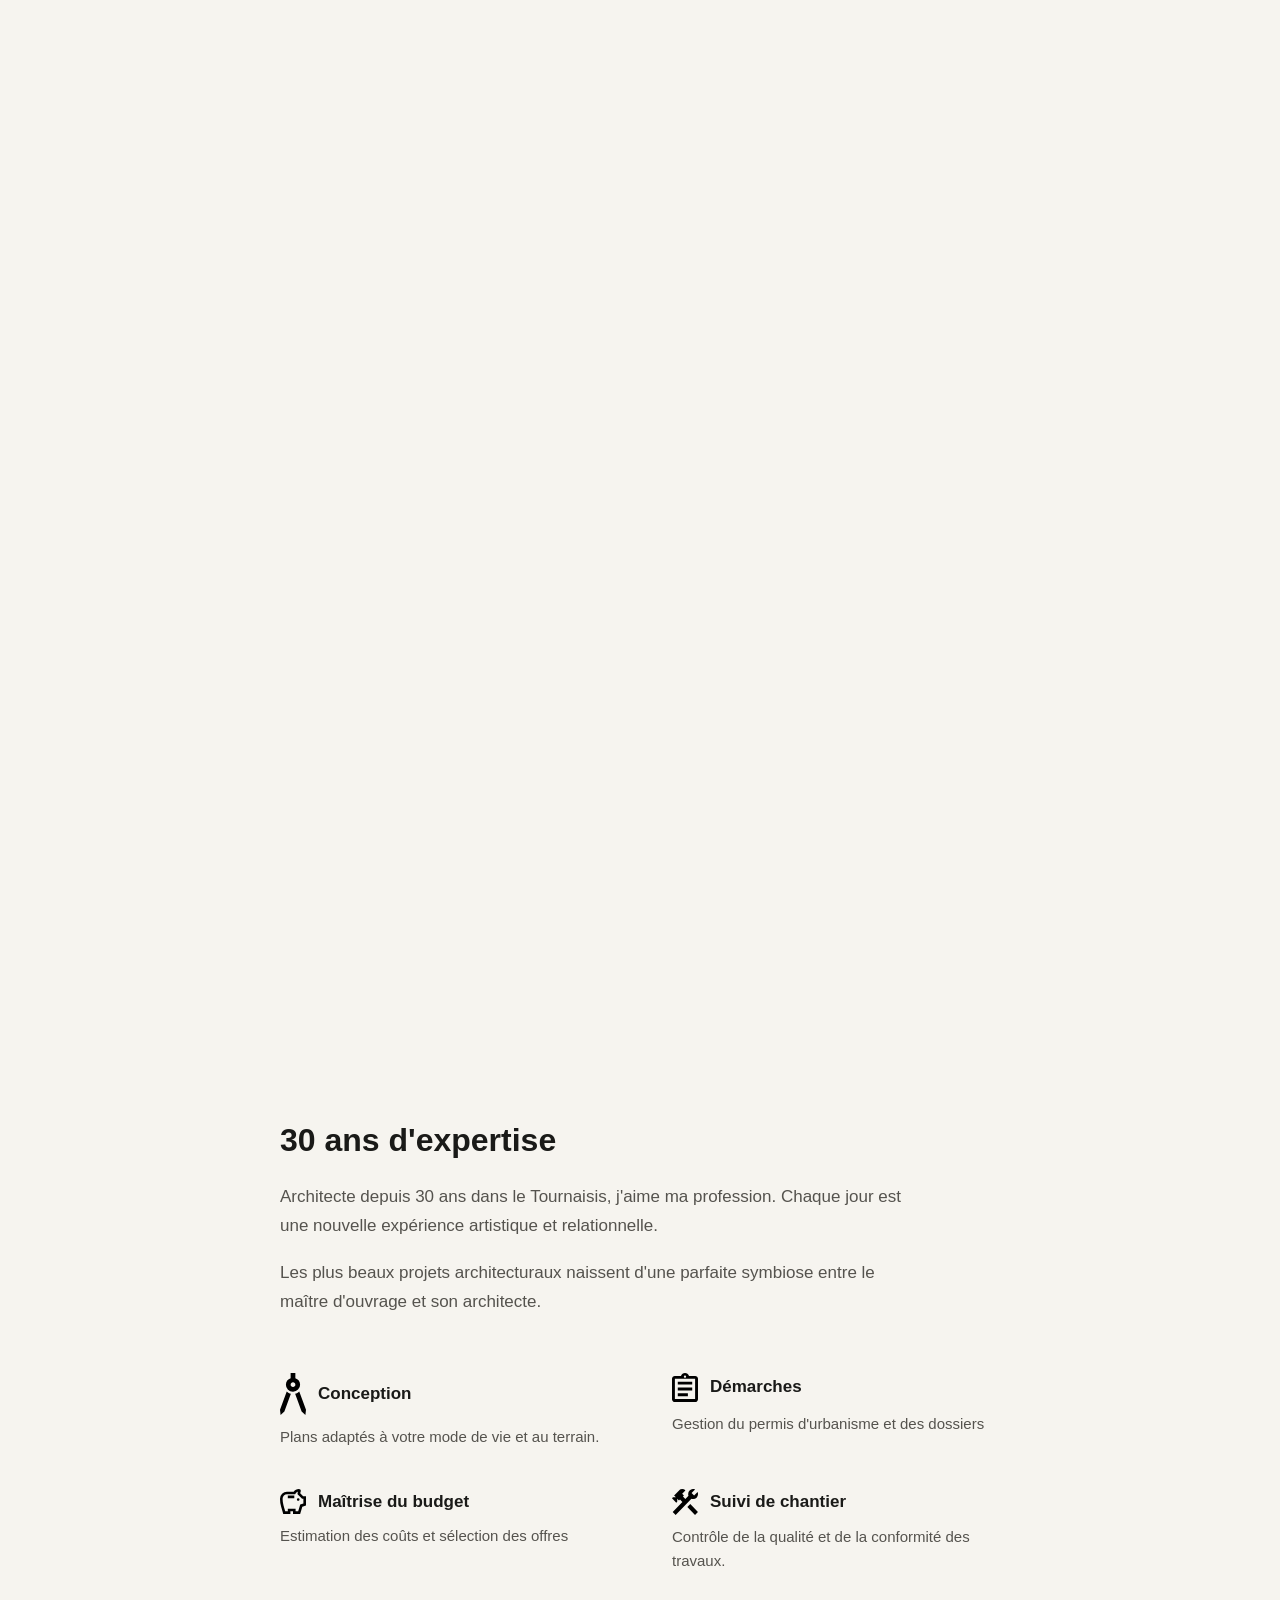
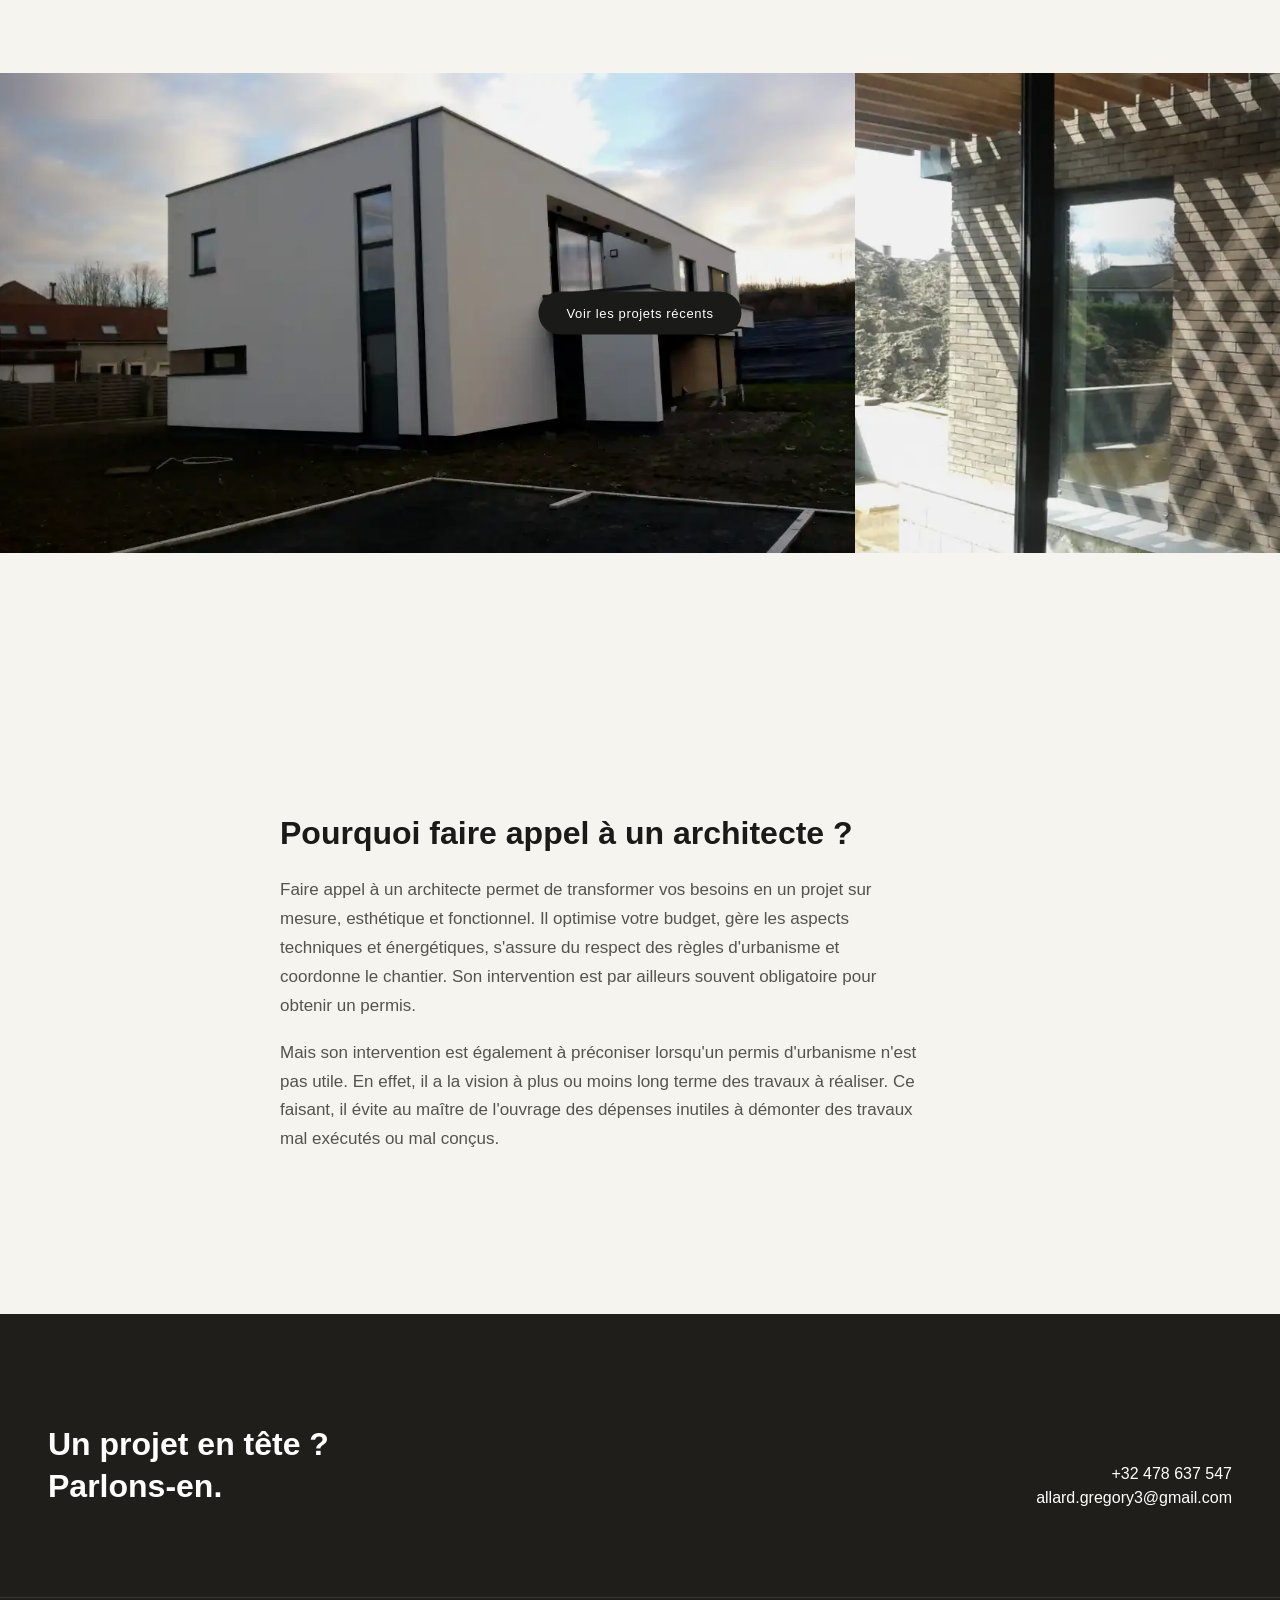
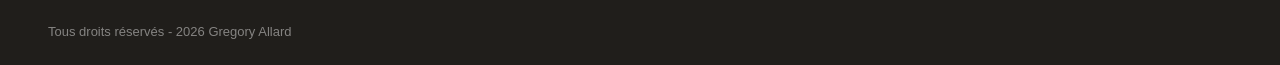
<file: index.html>
<!DOCTYPE html>
<html lang="fr">
<head>
<meta charset="UTF-8">
<meta name="viewport" content="width=device-width, initial-scale=1.0">
<title>Grégory Allard — Architecte indépendant dans le Tournaisis</title>
<meta name="description" content="Grégory Allard, architecte indépendant depuis 30 ans dans le Tournaisis. Conception, démarches administratives, maîtrise du budget et suivi de chantier pour vos projets de construction et de rénovation.">
<meta name="author" content="Grégory Allard">
<meta name="robots" content="index, follow">
<link rel="canonical" href="https://www.gregoryallard-architecte.be/">
<meta property="og:type" content="website">
<meta property="og:locale" content="fr_BE">
<meta property="og:title" content="Grégory Allard — Architecte indépendant dans le Tournaisis">
<meta property="og:description" content="30 ans d'expertise en conception, démarches, budget et suivi de chantier. Découvrez les projets de Grégory Allard, architecte indépendant.">
<meta property="og:image" content="https://www.gregoryallard-architecte.be/images/header.webp">
<meta property="og:url" content="https://www.gregoryallard-architecte.be/">
<meta name="twitter:card" content="summary_large_image">
<meta name="twitter:title" content="Grégory Allard — Architecte indépendant dans le Tournaisis">
<meta name="twitter:description" content="30 ans d'expertise en conception, démarches, budget et suivi de chantier.">
<link rel="icon" type="image/png" href="images/favicon.png">
<link rel="stylesheet" href="style.css">
<script>
  (function () {
    try {
      if (sessionStorage.getItem('galIntroPlayed')) {
        document.documentElement.classList.add('sans-intro');
      } else {
        sessionStorage.setItem('galIntroPlayed', '1');
      }
    } catch (e) {
    }
  })();
</script>
<style>.sans-intro .chargeur { display: none !important; }</style>
</head>
<body>

<div class="chargeur">
  <div class="chargeur__interieur">
    <video
      class="chargeur__video"
      src="videos/logo-intro.mp4"
      autoplay
      muted
      playsinline
      preload="auto">
    </video>
  </div>
</div>

<header class="entete-site">
  <div class="conteneur entete-interieur">
    <a href="#" class="logo" aria-label="Accueil - Grégory Allard">
      <img src="images/logo.png" alt="Logo Grégory Allard Architecte" class="logo-image">
    </a>

    <nav class="nav-principale">
      <ul>
        <li><a href="#a-propos"><span>A PROPOS</span></a></li>
        <li><a href="services.html"><span>SERVICES</span></a></li>
        <li><a href="projets.html"><span>PROJETS</span></a></li>
      </ul>
    </nav>

    <a href="#contact" class="bouton bouton-sombre">CONTACT</a>

    <button type="button" class="bouton-menu" aria-label="Ouvrir le menu" aria-expanded="false" aria-controls="nav-mobile">
      <span class="bouton-menu__barre"></span>
      <span class="bouton-menu__barre"></span>
      <span class="bouton-menu__barre"></span>
    </button>
  </div>
</header>

<div class="nav-mobile" id="nav-mobile">
  <div class="nav-mobile__logo">
    <img src="images/logo.png" alt="Logo Grégory Allard Architecte" class="nav-mobile__logo-image">
  </div>
  <nav class="nav-mobile__liens">
    <a href="#a-propos">A PROPOS</a>
    <a href="services.html">SERVICES</a>
    <a href="projets.html">PROJETS</a>
  </nav>
  <a href="#contact" class="bouton bouton-sombre nav-mobile__contact">CONTACT</a>
</div>

<section class="intro">
  <div class="conteneur">
    <h1>Grégory Allard</h1>
    <p class="sous-titre"><span class="tiret">—</span> Architecte</p>
  </div>
</section>

<section class="vedette">
  <div class="vedette__media">
    <img src="images/header.webp" alt="Détail architectural, toiture et façade bois" class="vedette__image">
    <div class="vedette__superposition"></div>
  </div>
  <div class="vedette__contenu conteneur">
    <h2>Construisons votre<br>avenir ensemble</h2>
  </div>
</section>

<section class="section-citation" id="citation">
  <div class="conteneur">
    <div class="bloc-apparition">
      <h3>30 ans d'expertise</h3>
      <p>
        Architecte depuis 30 ans dans le Tournaisis, j'aime ma profession. Chaque jour est une
        nouvelle expérience artistique et relationnelle.
      </p>
      <p>
        Les plus beaux projets architecturaux naissent d'une parfaite symbiose entre le maître
        d'ouvrage et son architecte.
      </p>
    </div>

    <div class="grille-icones bloc-apparition">
      <div class="icone-bloc">
        <div class="icone-titre">
          <img src="images/icones/conception.svg" alt="" class="icone-svg">
          <h4>Conception</h4>
        </div>
        <p>Plans adaptés à votre mode de vie et au terrain.</p>
      </div>

      <div class="icone-bloc">
        <div class="icone-titre">
          <img src="images/icones/demarches.svg" alt="" class="icone-svg">
          <h4>Démarches</h4>
        </div>
        <p>Gestion du permis d'urbanisme et des dossiers</p>
      </div>

      <div class="icone-bloc">
        <div class="icone-titre">
          <img src="images/icones/budget.svg" alt="" class="icone-svg">
          <h4>Maîtrise du budget</h4>
        </div>
        <p>Estimation des coûts et sélection des offres</p>
      </div>

      <div class="icone-bloc">
        <div class="icone-titre">
          <img src="images/icones/suivi-chantier.svg" alt="" class="icone-svg">
          <h4>Suivi de chantier</h4>
        </div>
        <p>Contrôle de la qualité et de la conformité des travaux.</p>
      </div>
    </div>
  </div>
</section>

<section class="carrousel" id="projets">
  <div class="carrousel__piste">
    <div class="diapositive"><img src="images/slider1.webp" alt="Terrasse et extension vitrée" loading="lazy"></div>
    <div class="diapositive"><img src="images/slider2.webp" alt="Extension contemporaine avec baies vitrées" loading="lazy"></div>
    <div class="diapositive"><img src="images/slider3.webp" alt="Rénovation de ferme en briques rouges" loading="lazy"></div>
    <div class="diapositive"><img src="images/slider4.webp" alt="Terrasse et jardin aménagés" loading="lazy"></div>
    <div class="diapositive"><img src="images/slider5.webp" alt="Maison contemporaine, façade et toiture" loading="lazy"></div>
    <div class="diapositive"><img src="images/slider1.webp" alt="" aria-hidden="true" loading="lazy"></div>
    <div class="diapositive"><img src="images/slider2.webp" alt="" aria-hidden="true" loading="lazy"></div>
    <div class="diapositive"><img src="images/slider3.webp" alt="" aria-hidden="true" loading="lazy"></div>
    <div class="diapositive"><img src="images/slider4.webp" alt="" aria-hidden="true" loading="lazy"></div>
    <div class="diapositive"><img src="images/slider5.webp" alt="" aria-hidden="true" loading="lazy"></div>
  </div>
  <div class="carrousel__superposition"></div>
  <a href="projets.html" class="bouton bouton-sombre carrousel__action">Voir les projets récents</a>
</section>

<section class="section-citation" id="pourquoi">
  <div class="conteneur">
    <div class="bloc-apparition">
      <h3>Pourquoi faire appel à un architecte ?</h3>
      <p>
        Faire appel à un architecte permet de transformer vos besoins en un projet sur mesure,
        esthétique et fonctionnel. Il optimise votre budget, gère les aspects techniques et
        énergétiques, s'assure du respect des règles d'urbanisme et coordonne le chantier. Son
        intervention est par ailleurs souvent obligatoire pour obtenir un permis.
      </p>
      <p>
        Mais son intervention est également à préconiser lorsqu'un permis d'urbanisme n'est pas
        utile. En effet, il a la vision à plus ou moins long terme des travaux à réaliser. Ce
        faisant, il évite au maître de l'ouvrage des dépenses inutiles à démonter des travaux mal
        exécutés ou mal conçus.
      </p>
    </div>
  </div>
</section>

<div class="espaceur-section" aria-hidden="true"></div>

<footer class="pied-de-page" id="contact">
  <div class="conteneur pied-de-page__interieur">
    <h3>Un projet en tête ?<br>Parlons-en.</h3>
    <div class="pied-de-page__contact">
      <a href="tel:+32478637547">+32 478 637 547</a>
      <a href="mailto:allard.gregory3@gmail.com">allard.gregory3@gmail.com</a>
    </div>
  </div>
  <div class="pied-de-page__bas conteneur">
    <p>Tous droits réservés - 2026 Gregory Allard</p>
  </div>
</footer>

<script src="script.js"></script>
</body>
</html>
</file>
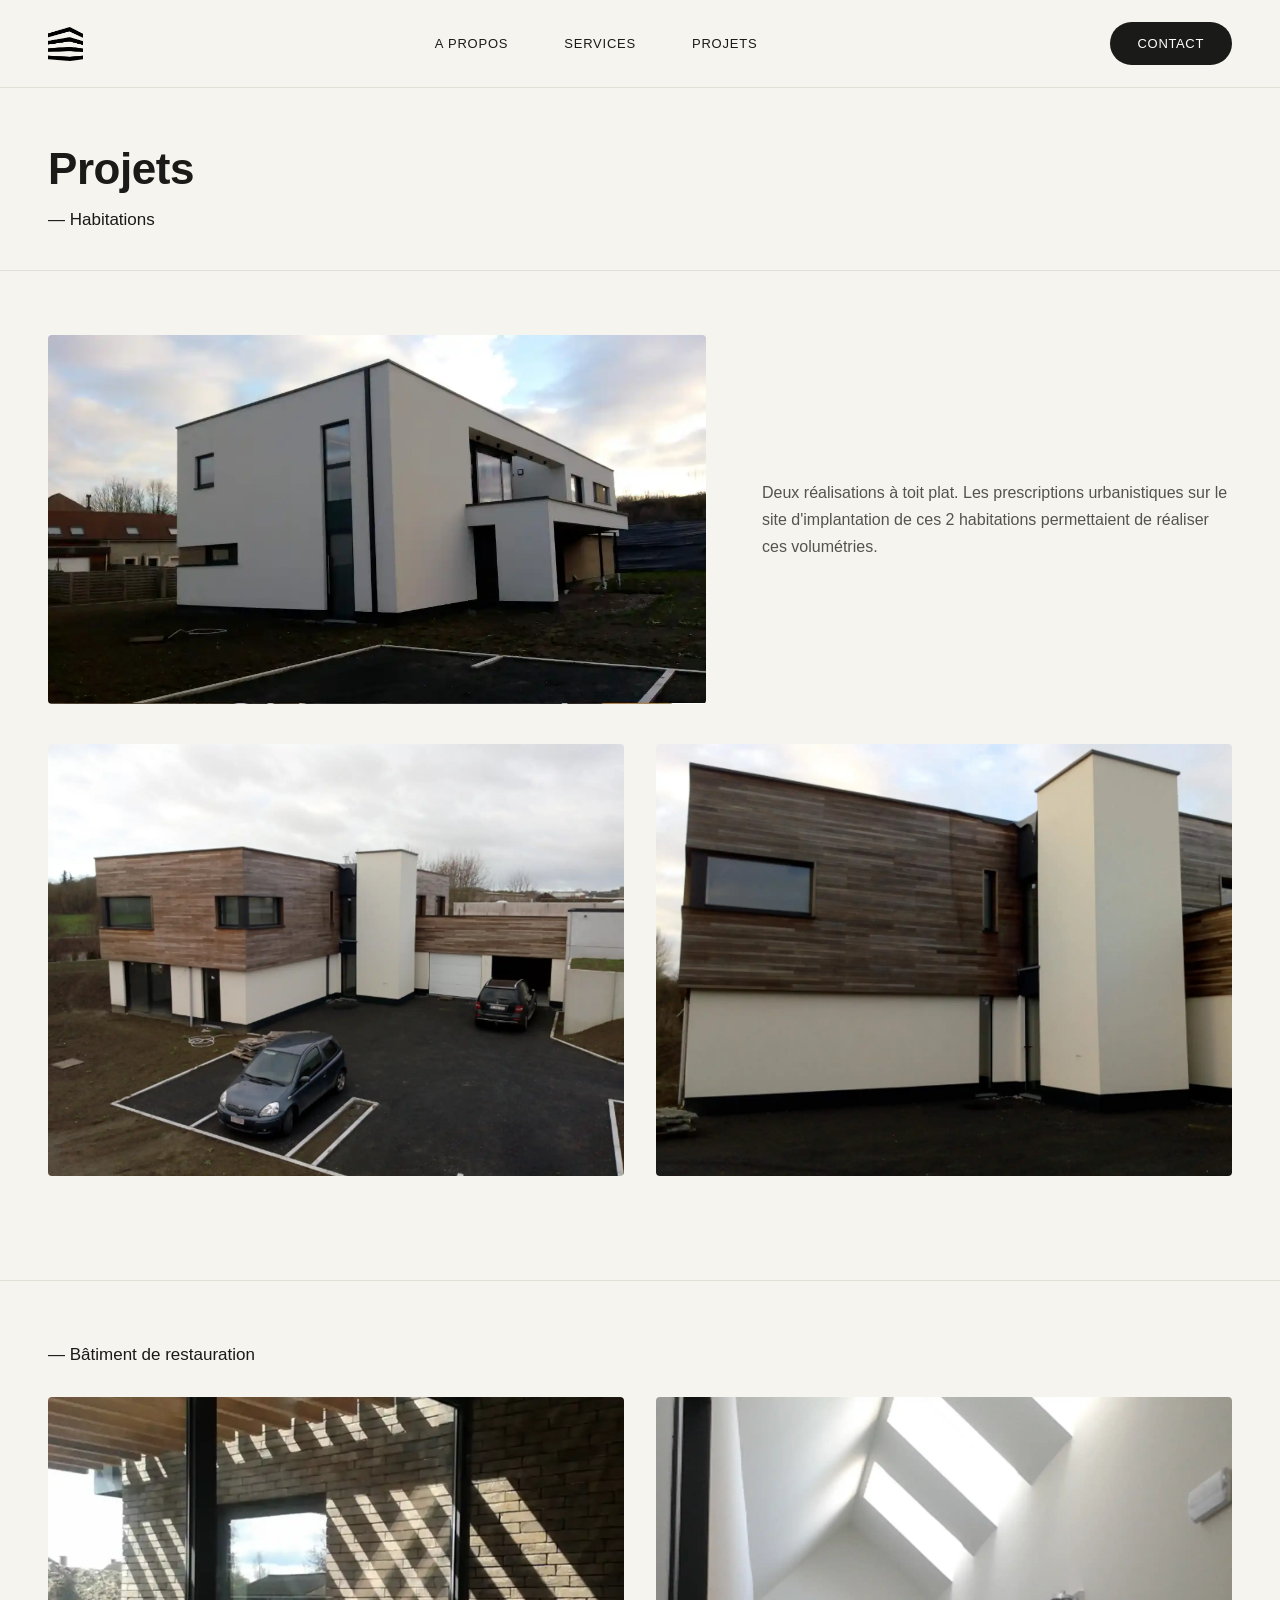
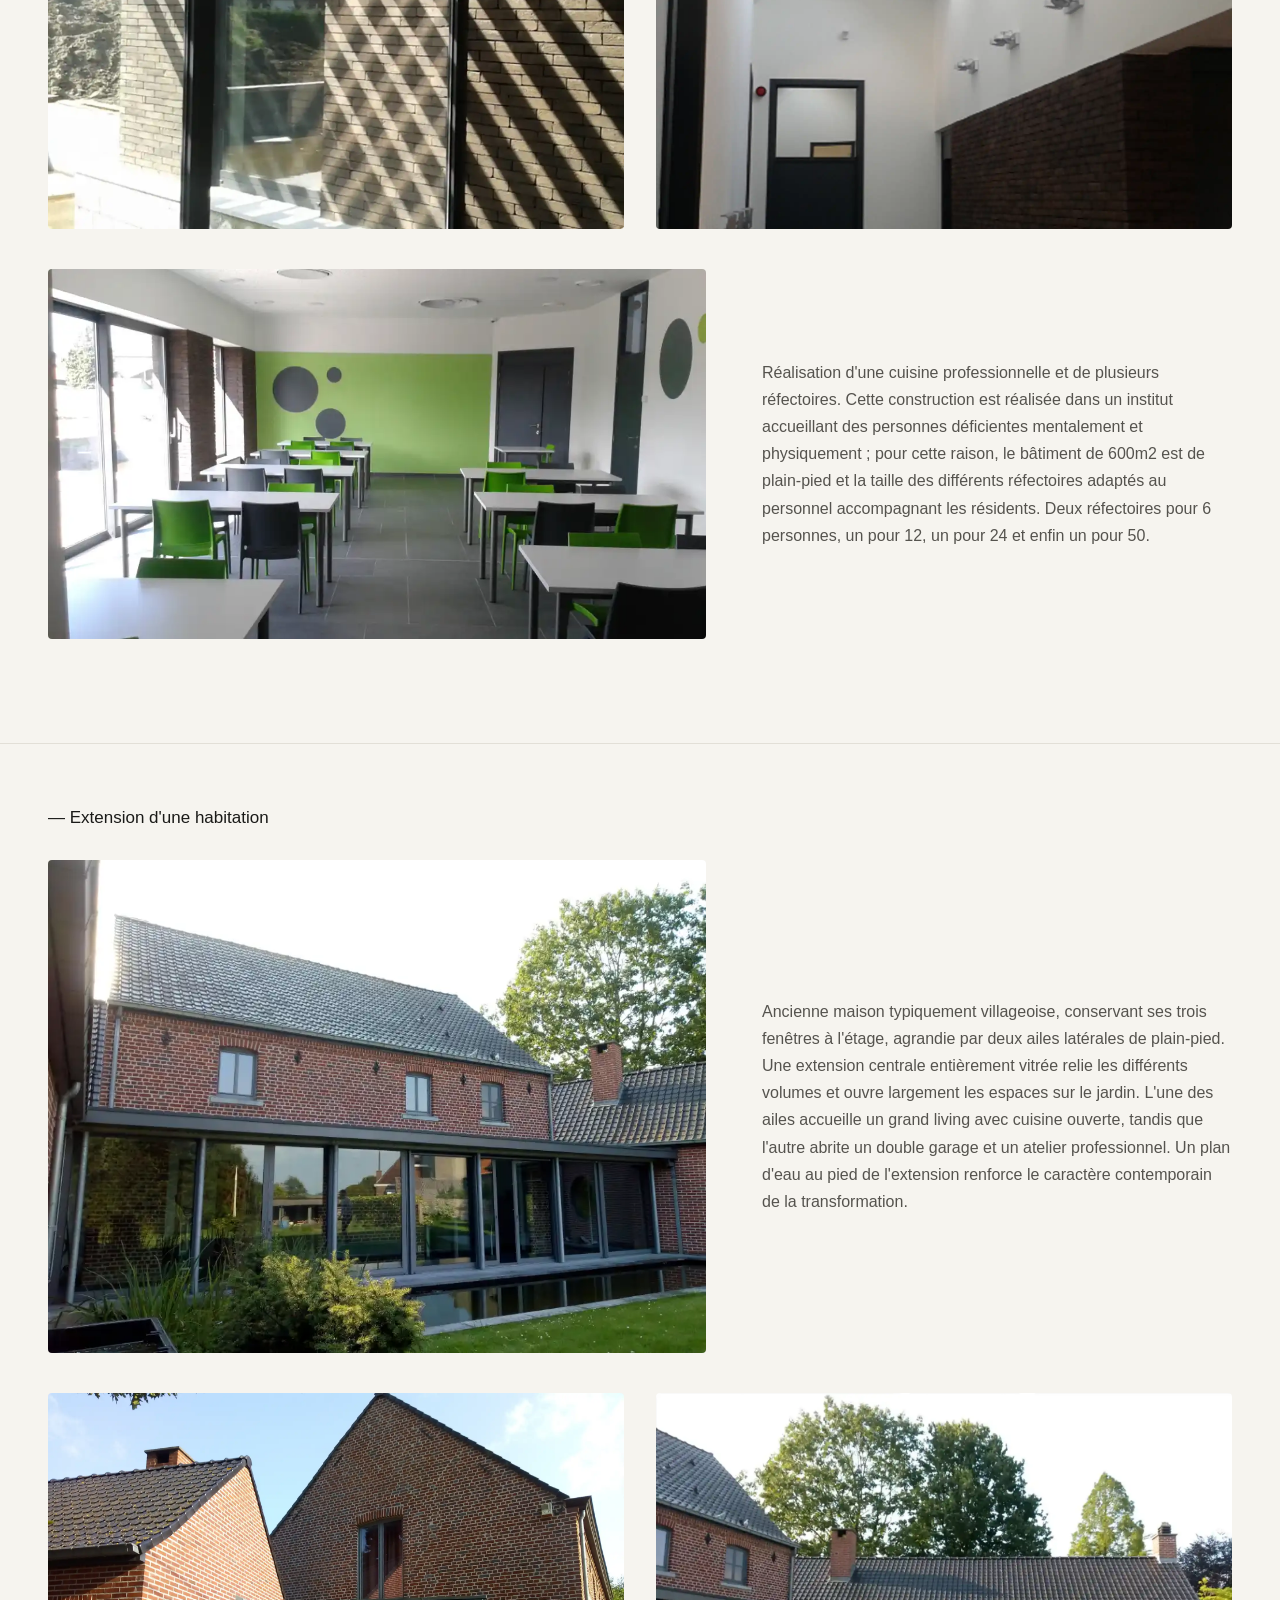
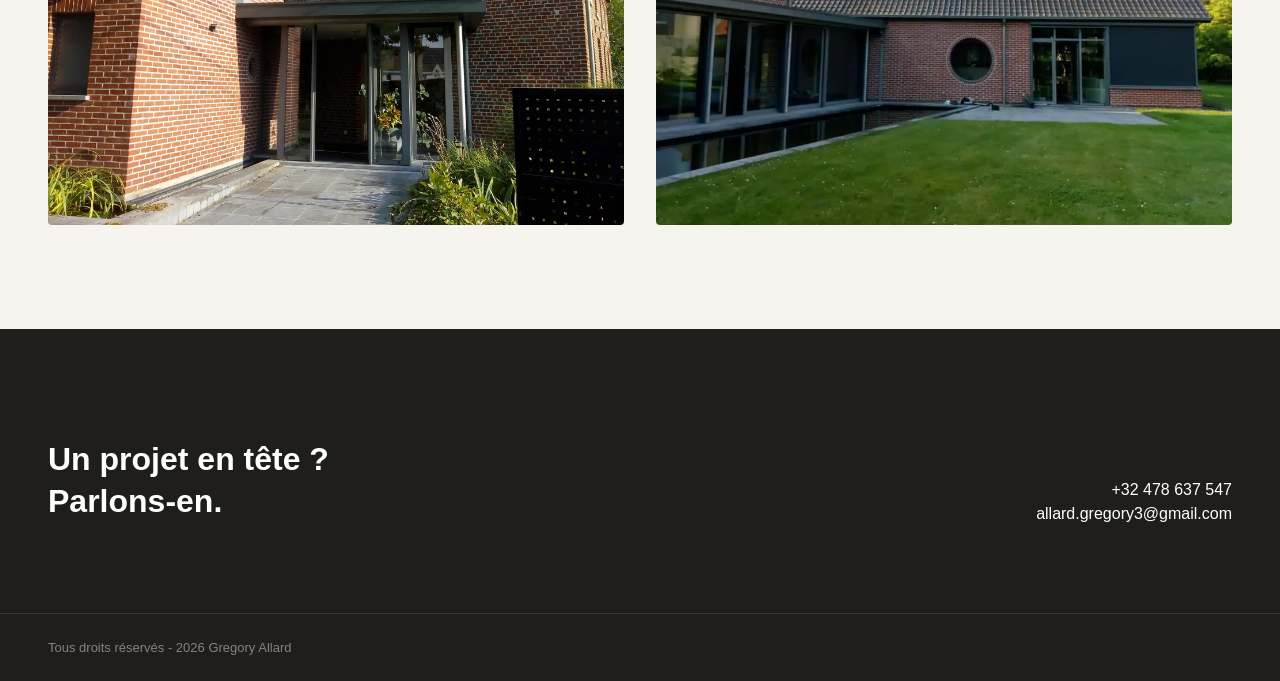
<file: projets.html>
<!DOCTYPE html>
<html lang="fr">
<head>
<meta charset="UTF-8">
<meta name="viewport" content="width=device-width, initial-scale=1.0">
<title>Projets — Grégory Allard Architecte</title>
<meta name="description" content="Portfolio des projets réalisés par Grégory Allard, architecte indépendant : habitations contemporaines, rénovations, extensions et bâtiments de restauration dans le Tournaisis.">
<meta name="author" content="Grégory Allard">
<meta name="robots" content="index, follow">
<link rel="canonical" href="https://www.gregoryallard-architecte.be/projets.html">
<meta property="og:type" content="website">
<meta property="og:locale" content="fr_BE">
<meta property="og:title" content="Projets — Grégory Allard Architecte">
<meta property="og:description" content="Habitations contemporaines, rénovations, extensions et bâtiments de restauration : découvrez le portfolio de Grégory Allard, architecte indépendant.">
<meta property="og:image" content="https://www.gregoryallard-architecte.be/images/projet1.webp">
<meta property="og:url" content="https://www.gregoryallard-architecte.be/projets.html">
<meta name="twitter:card" content="summary_large_image">
<meta name="twitter:title" content="Projets — Grégory Allard Architecte">
<meta name="twitter:description" content="Habitations, rénovations, extensions et bâtiments de restauration dans le Tournaisis.">
<link rel="stylesheet" href="style.css">
<link rel="icon" type="image/png" href="images/favicon.png">
</head>
<body>

<header class="entete-site">
  <div class="conteneur entete-interieur">
    <a href="index.html" class="logo" aria-label="Accueil - Grégory Allard">
      <img src="images/logo.png" alt="Logo Grégory Allard Architecte" class="logo-image">
    </a>

    <nav class="nav-principale">
      <ul>
        <li><a href="index.html#a-propos"><span>A PROPOS</span></a></li>
        <li><a href="services.html"><span>SERVICES</span></a></li>
        <li><a href="projets.html" aria-current="page"><span>PROJETS</span></a></li>
      </ul>
    </nav>

    <a href="index.html#contact" class="bouton bouton-sombre">CONTACT</a>

    <button type="button" class="bouton-menu" aria-label="Ouvrir le menu" aria-expanded="false" aria-controls="nav-mobile">
      <span class="bouton-menu__barre"></span>
      <span class="bouton-menu__barre"></span>
      <span class="bouton-menu__barre"></span>
    </button>
  </div>
</header>

<div class="nav-mobile" id="nav-mobile">
  <div class="nav-mobile__logo">
    <img src="images/logo.png" alt="Logo Grégory Allard Architecte" class="nav-mobile__logo-image">
  </div>
  <nav class="nav-mobile__liens">
    <a href="index.html#a-propos">A PROPOS</a>
    <a href="services.html">SERVICES</a>
    <a href="projets.html" aria-current="page">PROJETS</a>
  </nav>
  <a href="index.html#contact" class="bouton bouton-sombre nav-mobile__contact">CONTACT</a>
</div>

<main>

<section class="entete-page">
  <div class="conteneur">
    <h1>Projets</h1>
    <p class="etiquette-section">— Habitations</p>
  </div>
</section>

<section class="bloc-realisation apparition-scroll">
  <div class="conteneur">

    <div class="mise-en-page-principale">
      <div class="image-principale">
        <img src="images/projet1.webp" alt="Maison contemporaine à toit plat, façade blanche" loading="lazy">
      </div>
      <p class="texte-accompagnement">
        Deux réalisations à toit plat. Les prescriptions urbanistiques sur le site
        d'implantation de ces 2 habitations permettaient de réaliser ces volumétries.
      </p>
    </div>

    <div class="grille-duo">
      <div class="image-duo">
        <img src="images/projet2.webp" alt="Maison contemporaine, bardage bois et façade blanche" loading="lazy">
      </div>
      <div class="image-duo">
        <img src="images/projet3.webp" alt="Détail de façade en bardage bois" loading="lazy">
      </div>
    </div>

  </div>
</section>

<section class="bloc-realisation apparition-scroll">
  <div class="conteneur">
    <p class="etiquette-section">— Bâtiment de restauration</p>

    <div class="grille-duo">
      <div class="image-duo">
        <img src="images/projet4.webp" alt="Jeu d'ombres sur façade en briques claires" loading="lazy">
      </div>
      <div class="image-duo">
        <img src="images/projet5.webp" alt="Couloir intérieur avec verrière zénithale" loading="lazy">
      </div>
    </div>

    <div class="mise-en-page-principale mise-en-page-principale--inverse">
      <p class="texte-accompagnement">
        Réalisation d'une cuisine professionnelle et de plusieurs réfectoires.
        Cette construction est réalisée dans un institut accueillant des personnes
        déficientes mentalement et physiquement ; pour cette raison, le bâtiment de
        600m2 est de plain-pied et la taille des différents réfectoires adaptés au
        personnel accompagnant les résidents. Deux réfectoires pour 6 personnes,
        un pour 12, un pour 24 et enfin un pour 50.
      </p>
      <div class="image-principale">
        <img src="images/projet6.webp" alt="Réfectoire lumineux aux murs vert et gris" loading="lazy">
      </div>
    </div>

  </div>
</section>

<section class="bloc-realisation apparition-scroll">
  <div class="conteneur">
    <p class="etiquette-section">— Extension d'une habitation</p>

    <div class="mise-en-page-principale">
      <div class="image-principale">
        <img src="images/projet7.webp" alt="Ancienne ferme en briques agrandie par une extension vitrée" loading="lazy">
      </div>
      <p class="texte-accompagnement">
        Ancienne maison typiquement villageoise, conservant ses trois fenêtres à
        l'étage, agrandie par deux ailes latérales de plain-pied. Une extension
        centrale entièrement vitrée relie les différents volumes et ouvre largement
        les espaces sur le jardin. L'une des ailes accueille un grand living avec
        cuisine ouverte, tandis que l'autre abrite un double garage et un atelier
        professionnel. Un plan d'eau au pied de l'extension renforce le caractère
        contemporain de la transformation.
      </p>
    </div>

    <div class="grille-duo">
      <div class="image-duo">
        <img src="images/projet8.webp" alt="Hall d'entrée vitré avec plantes vertes" loading="lazy">
      </div>
      <div class="image-duo">
        <img src="images/projet9.webp" alt="Extension vitrée en angle et plan d'eau, hublot rond" loading="lazy">
      </div>
    </div>

  </div>
</section>

</main>

<footer class="pied-de-page" id="contact">
  <div class="conteneur pied-de-page__interieur">
    <h3>Un projet en tête ?<br>Parlons-en.</h3>
    <div class="pied-de-page__contact">
      <a href="tel:+32478637547">+32 478 637 547</a>
      <a href="mailto:allard.gregory3@gmail.com">allard.gregory3@gmail.com</a>
    </div>
  </div>
  <div class="pied-de-page__bas conteneur">
    <p>Tous droits réservés - 2026 Gregory Allard</p>
  </div>
</footer>

<script src="script.js"></script>
</body>
</html>
</file>
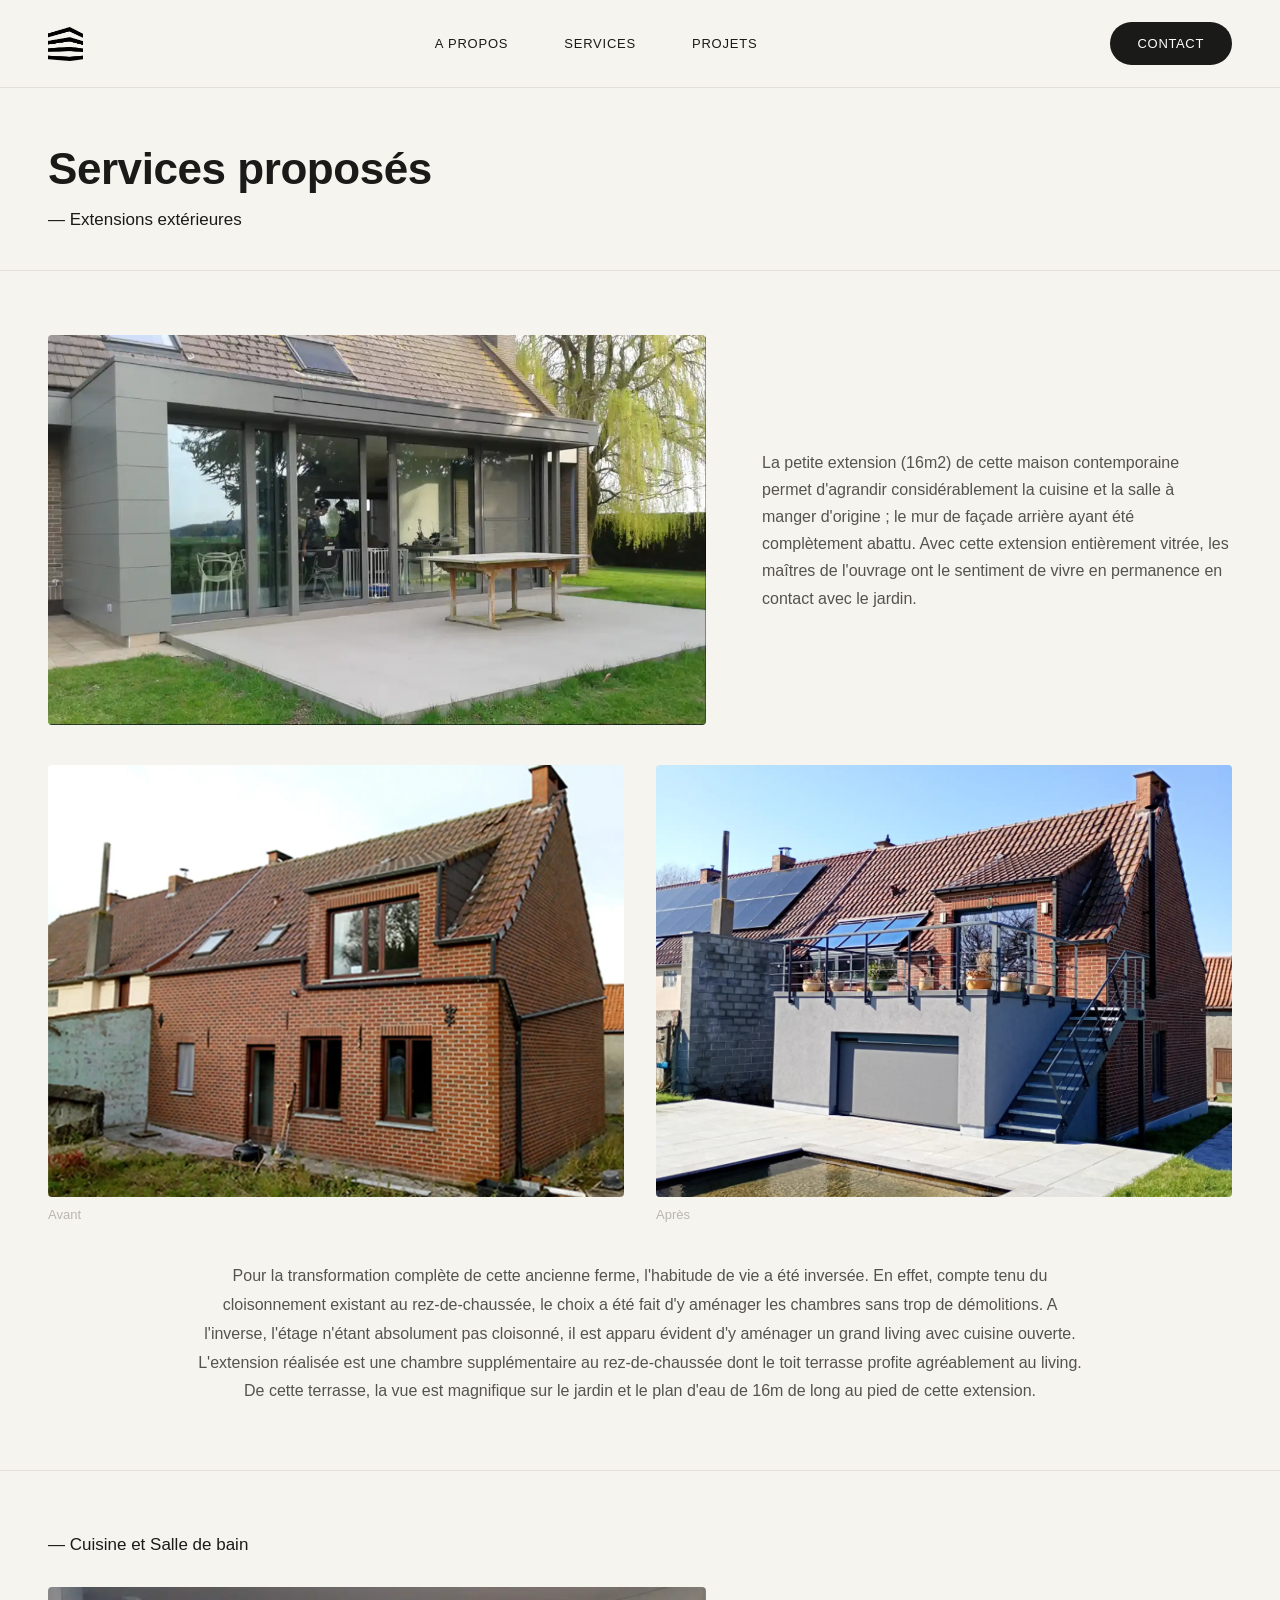
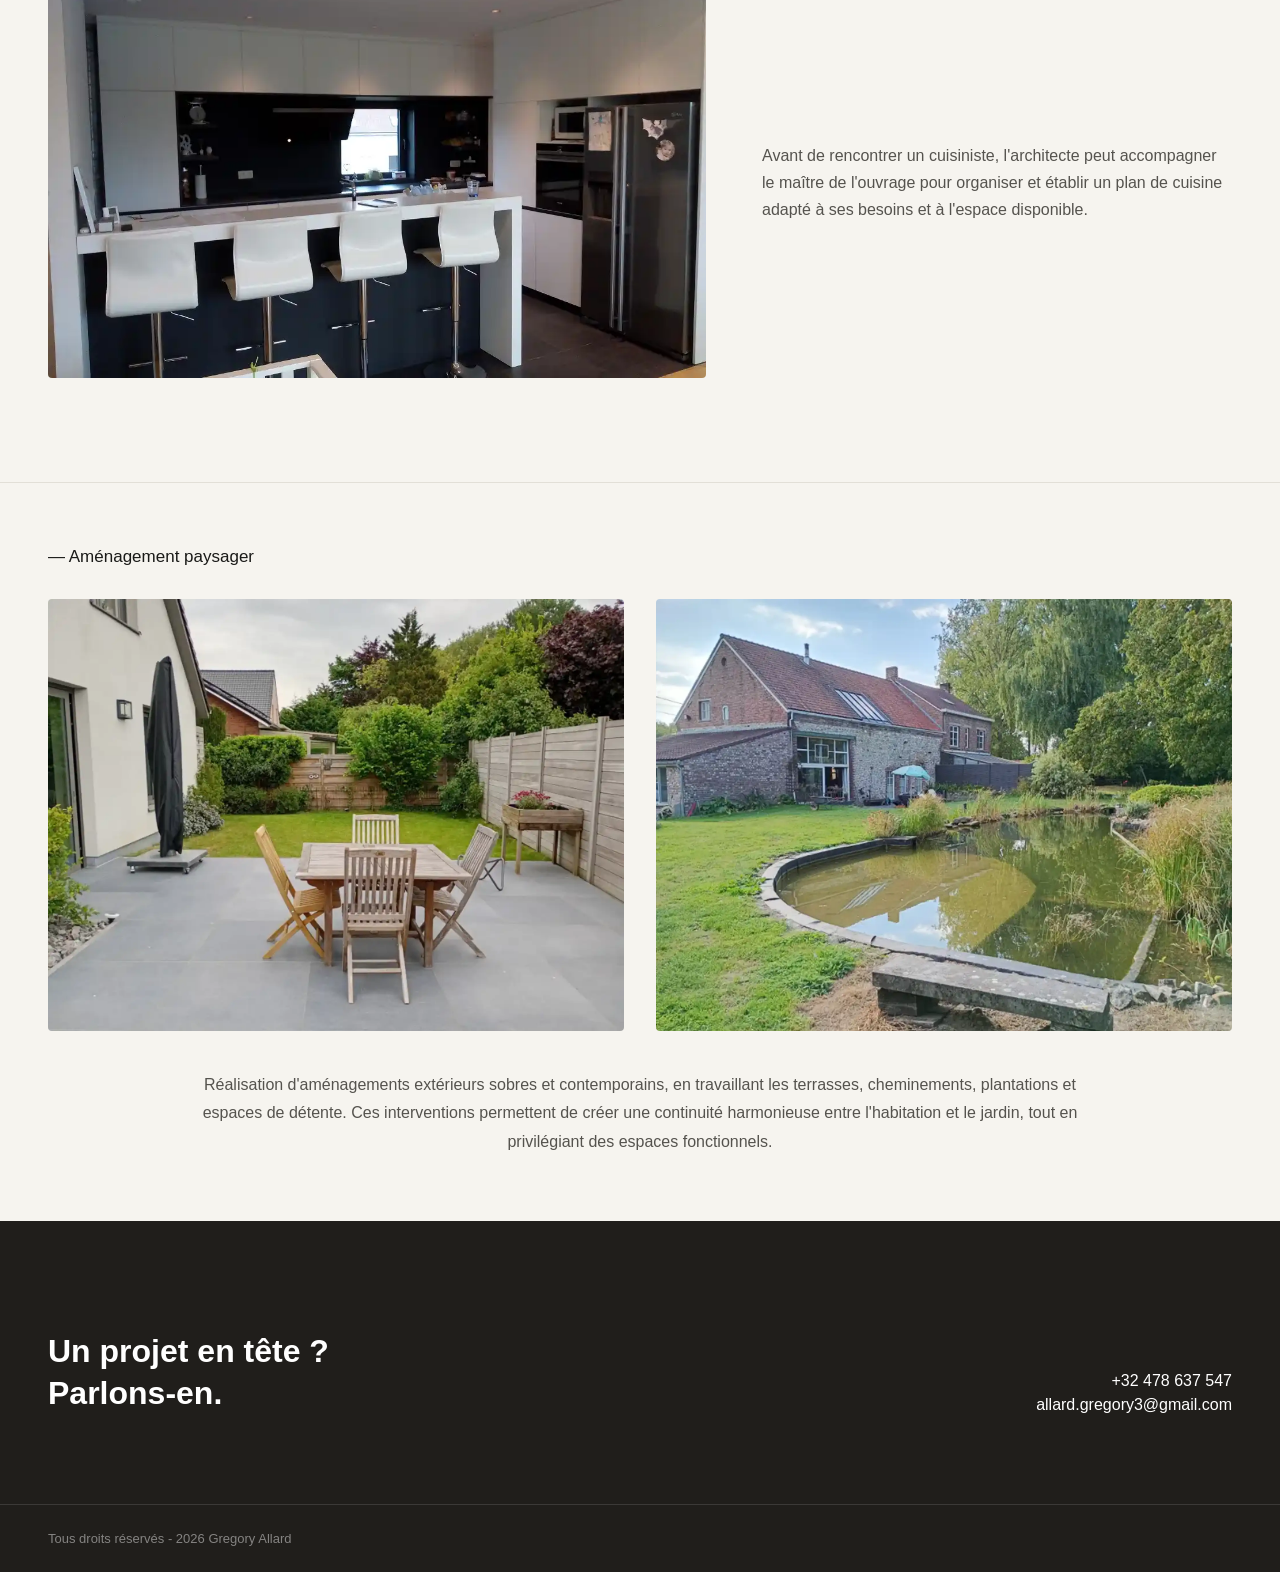
<file: services.html>
<!DOCTYPE html>
<html lang="fr">
<head>
<meta charset="UTF-8">
<meta name="viewport" content="width=device-width, initial-scale=1.0">
<title>Services — Grégory Allard Architecte</title>
<meta name="description" content="Découvrez les services de Grégory Allard, architecte indépendant : extensions, aménagement de cuisines et salles de bain, aménagement paysager. Des réalisations sur mesure dans le Tournaisis.">
<meta name="author" content="Grégory Allard">
<meta name="robots" content="index, follow">
<link rel="canonical" href="https://www.gregoryallard-architecte.be/services.html">
<meta property="og:type" content="website">
<meta property="og:locale" content="fr_BE">
<meta property="og:title" content="Services — Grégory Allard Architecte">
<meta property="og:description" content="Extensions, cuisines et salles de bain, aménagement paysager : découvrez les services de Grégory Allard, architecte indépendant dans le Tournaisis.">
<meta property="og:image" content="https://www.gregoryallard-architecte.be/images/service1.webp">
<meta property="og:url" content="https://www.gregoryallard-architecte.be/services.html">
<meta name="twitter:card" content="summary_large_image">
<meta name="twitter:title" content="Services — Grégory Allard Architecte">
<meta name="twitter:description" content="Extensions, cuisines et salles de bain, aménagement paysager dans le Tournaisis.">
<link rel="stylesheet" href="style.css">
<link rel="icon" type="image/png" href="images/favicon.png">
</head>
<body>

<header class="entete-site">
  <div class="conteneur entete-interieur">
    <a href="index.html" class="logo" aria-label="Accueil - Grégory Allard">
      <img src="images/logo.png" alt="Logo Grégory Allard Architecte" class="logo-image">
    </a>

    <nav class="nav-principale">
      <ul>
        <li><a href="index.html#a-propos"><span>A PROPOS</span></a></li>
        <li><a href="services.html" aria-current="page"><span>SERVICES</span></a></li>
        <li><a href="projets.html"><span>PROJETS</span></a></li>
      </ul>
    </nav>

    <a href="index.html#contact" class="bouton bouton-sombre">CONTACT</a>

    <button type="button" class="bouton-menu" aria-label="Ouvrir le menu" aria-expanded="false" aria-controls="nav-mobile">
      <span class="bouton-menu__barre"></span>
      <span class="bouton-menu__barre"></span>
      <span class="bouton-menu__barre"></span>
    </button>
  </div>
</header>

<div class="nav-mobile" id="nav-mobile">
  <div class="nav-mobile__logo">
    <img src="images/logo.png" alt="Logo Grégory Allard Architecte" class="nav-mobile__logo-image">
  </div>
  <nav class="nav-mobile__liens">
    <a href="index.html#a-propos">A PROPOS</a>
    <a href="services.html" aria-current="page">SERVICES</a>
    <a href="projets.html">PROJETS</a>
  </nav>
  <a href="index.html#contact" class="bouton bouton-sombre nav-mobile__contact">CONTACT</a>
</div>

<main>

<section class="entete-page">
  <div class="conteneur">
    <h1>Services proposés</h1>
    <p class="etiquette-section">— Extensions extérieures</p>
  </div>
</section>

<section class="bloc-realisation apparition-scroll">
  <div class="conteneur">

    <div class="mise-en-page-principale">
      <div class="image-principale">
        <img src="images/service1.webp" alt="Extension vitrée avec terrasse et table en bois" loading="lazy">
      </div>
      <p class="texte-accompagnement">
        La petite extension (16m2) de cette maison contemporaine permet d'agrandir
        considérablement la cuisine et la salle à manger d'origine ; le mur de
        façade arrière ayant été complètement abattu.
        Avec cette extension entièrement vitrée, les maîtres de l'ouvrage ont le
        sentiment de vivre en permanence en contact avec le jardin.
      </p>
    </div>

    <div class="grille-duo">
      <div class="image-duo">
        <img src="images/service2.webp" alt="Ancienne ferme en briques avant rénovation" loading="lazy">
        <p class="legende">Avant</p>
      </div>
      <div class="image-duo">
        <img src="images/service3.webp" alt="Extension avec garage, terrasse et plan d'eau après rénovation" loading="lazy">
        <p class="legende">Après</p>
      </div>
    </div>

    <p class="paragraphe-pleine-largeur">
      Pour la transformation complète de cette ancienne ferme, l'habitude de vie a été inversée.
      En effet, compte tenu du cloisonnement existant au rez-de-chaussée, le choix a été fait
      d'y aménager les chambres sans trop de démolitions.
      A l'inverse, l'étage n'étant absolument pas cloisonné, il est apparu évident d'y aménager
      un grand living avec cuisine ouverte.
      L'extension réalisée est une chambre supplémentaire au rez-de-chaussée dont le toit
      terrasse profite agréablement au living. De cette terrasse, la vue est magnifique sur le
      jardin et le plan d'eau de 16m de long au pied de cette extension.
    </p>

  </div>
</section>

<section class="bloc-realisation apparition-scroll">
  <div class="conteneur">
    <p class="etiquette-section">— Cuisine et Salle de bain</p>

    <div class="mise-en-page-principale">
      <div class="image-principale">
        <img src="images/service4.webp" alt="Cuisine ouverte contemporaine avec bar et tabourets blancs" loading="lazy">
      </div>
      <p class="texte-accompagnement">
        Avant de rencontrer un cuisiniste, l'architecte peut accompagner le maître
        de l'ouvrage pour organiser et établir un plan de cuisine adapté à ses
        besoins et à l'espace disponible.
      </p>
    </div>

  </div>
</section>

<section class="bloc-realisation apparition-scroll">
  <div class="conteneur">
    <p class="etiquette-section">— Aménagement paysager</p>

    <div class="grille-duo">
      <div class="image-duo">
        <img src="images/service5.webp" alt="Terrasse en pierre avec table et chaises en bois" loading="lazy">
      </div>
      <div class="image-duo">
        <img src="images/service7.webp" alt="Jardin aménagé autour d'un étang près d'une ferme en briques" loading="lazy">
      </div>
    </div>

    <p class="paragraphe-pleine-largeur">
      Réalisation d'aménagements extérieurs sobres et contemporains, en travaillant
      les terrasses, cheminements, plantations et espaces de détente. Ces
      interventions permettent de créer une continuité harmonieuse entre
      l'habitation et le jardin, tout en privilégiant des espaces fonctionnels.
    </p>

  </div>
</section>

</main>

<footer class="pied-de-page" id="contact">
  <div class="conteneur pied-de-page__interieur">
    <h3>Un projet en tête ?<br>Parlons-en.</h3>
    <div class="pied-de-page__contact">
      <a href="tel:+32478637547">+32 478 637 547</a>
      <a href="mailto:allard.gregory3@gmail.com">allard.gregory3@gmail.com</a>
    </div>
  </div>
  <div class="pied-de-page__bas conteneur">
    <p>Tous droits réservés - 2026 Gregory Allard</p>
  </div>
</footer>

<script src="script.js"></script>
</body>
</html>
</file>
<file: style.css>
* { margin: 0; padding: 0; box-sizing: border-box; }

.chargeur {
  position: fixed;
  inset: 0;
  z-index: 9999;
  display: flex;
  align-items: center;
  justify-content: center;
  background: var(--cream);
  transition: opacity 0.6s ease, visibility 0.6s ease;
}

.chargeur.est-cache {
  opacity: 0;
  visibility: hidden;
  pointer-events: none;
}

.chargeur__interieur {
  display: flex;
  align-items: center;
  justify-content: center;
}

.chargeur__video {
  width: 130px;
  height: auto;
  display: block;
}

body.en-chargement,
body.menu-ouvert {
  overflow: hidden;
}

@media (prefers-reduced-motion: reduce) {
  .chargeur { transition: none; }
}

:root {
  --cream: #F6F4EF;
  --cream-2: #F1EFE9;
  --black: #1A1A18;
  --dark: #201E1B;
  --gray-line: #E2DFD7;
  --text-gray: #55534E;
  --text-light-gray: #B8B6AE;
  --radius-pill: 999px;
  --container-width: 1440px;

  --slide-h: 480px;
  --slide-w: calc(var(--slide-h) * 1111 / 624);
  --slide-count: 5;
  --slider-speed: 38s;

  --font: 'Helvetica Neue', Helvetica, Arial, sans-serif;
}

html { scroll-behavior: smooth; }

body {
  font-family: var(--font);
  font-weight: 400;
  background: var(--cream);
  color: var(--black);
  -webkit-font-smoothing: antialiased;
  overflow-x: hidden;
}

h1, h2, h3, .logo, nav, .bouton {
  font-family: var(--font);
}

.conteneur {
  max-width: var(--container-width);
  margin: 0 auto;
  padding: 0 48px;
}

a { text-decoration: none; color: inherit; }
ul { list-style: none; }
img { display: block; max-width: 100%; }

.bouton {
  display: inline-block;
  padding: 14px 28px;
  border-radius: var(--radius-pill);
  font-size: 13px;
  font-weight: 500;
  letter-spacing: 0.05em;
  transition: transform 0.25s ease, background 0.25s ease;
}

.bouton-sombre {
  background: var(--black);
  color: #fff;
}

.bouton-sombre:hover {
  background: #000;
  transform: translateY(-2px);
}

.entete-site {
  background: var(--cream);
  border-bottom: 1px solid var(--gray-line);
  position: relative;
  z-index: 30;
}

.entete-interieur {
  display: flex;
  align-items: center;
  justify-content: space-between;
  padding-top: 22px;
  padding-bottom: 22px;
}

.logo { display: flex; align-items: center; }

.logo-image {
  height: 34px;
  width: auto;
}

.nav-principale ul {
  display: flex;
  gap: 56px;
}

.nav-principale a {
  display: inline-block;
  font-size: 13px;
  font-weight: 500;
  letter-spacing: 0.06em;
  color: var(--black);
  padding: 4px 0;
  position: relative;
}

.nav-principale a span {
  position: relative;
  display: inline-block;
}

.nav-principale a span::after {
  content: "";
  position: absolute;
  left: 0;
  bottom: -6px;
  width: 100%;
  height: 2px;
  background: var(--black);
  border-radius: 2px;
  transform: scaleX(0);
  transform-origin: center;
  transition: transform 0.35s cubic-bezier(0.65, 0, 0.35, 1);
}

.nav-principale a:hover span::after,
.nav-principale a:focus-visible span::after {
  transform: scaleX(1);
}

.nav-principale a:hover span,
.nav-principale a:focus-visible span {
  color: var(--black);
}

.nav-principale a:focus-visible {
  outline: 2px solid var(--black);
  outline-offset: 4px;
  border-radius: 2px;
}

.bouton-menu {
  display: none;
  flex-direction: column;
  justify-content: center;
  align-items: flex-end;
  gap: 6px;
  width: 30px;
  height: 24px;
  background: none;
  border: none;
  padding: 0;
  cursor: pointer;
}

.bouton-menu__barre {
  display: block;
  width: 100%;
  height: 2px;
  background: var(--black);
  border-radius: 2px;
  transition: transform 0.3s cubic-bezier(0.65, 0, 0.35, 1), opacity 0.3s ease, width 0.3s ease;
}

.bouton-menu[aria-expanded="true"] .bouton-menu__barre:nth-child(1) {
  transform: translateY(8px) rotate(45deg);
}

.bouton-menu[aria-expanded="true"] .bouton-menu__barre:nth-child(2) {
  opacity: 0;
}

.bouton-menu[aria-expanded="true"] .bouton-menu__barre:nth-child(3) {
  transform: translateY(-8px) rotate(-45deg);
  width: 100%;
}

.nav-mobile {
  position: fixed;
  inset: 0;
  z-index: 40;
  background: var(--cream);
  display: flex;
  flex-direction: column;
  align-items: center;
  justify-content: center;
  gap: 44px;
  opacity: 0;
  visibility: hidden;
  transform: translateY(-12px);
  transition: opacity 0.35s ease, transform 0.35s ease, visibility 0.35s ease;
}

.nav-mobile.est-ouvert {
  opacity: 1;
  visibility: visible;
  transform: translateY(0);
}

.nav-mobile__logo-image {
  height: 44px;
  width: auto;
}

.nav-mobile__liens {
  display: flex;
  flex-direction: column;
  align-items: center;
  gap: 30px;
}

.nav-mobile__liens a {
  font-size: 20px;
  font-weight: 500;
  letter-spacing: 0.06em;
  color: var(--black);
}

.nav-mobile__contact {
  margin-top: 4px;
}

.intro {
  padding: 56px 0 64px;
}

.intro h1 {
  font-size: 52px;
  font-weight: 700;
  letter-spacing: -0.01em;
  line-height: 1.05;
}

.sous-titre {
  margin-top: 18px;
  display: flex;
  align-items: center;
  gap: 14px;
  font-size: 18px;
  color: var(--text-gray);
  font-weight: 300;
}

.tiret {
  display: inline-block;
  width: 28px;
  height: 1px;
  background: var(--black);
  text-indent: -9999px;
  overflow: hidden;
}

.vedette {
  position: relative;
  height: 62vh;
  min-height: 460px;
  overflow: hidden;
}

.vedette__media {
  position: absolute;
  inset: 0;
}

.vedette__image {
  width: 100%;
  height: 100%;
  object-fit: cover;
  filter: grayscale(100%) contrast(1.05);
}

.vedette__superposition {
  position: absolute;
  inset: 0;
  background: linear-gradient(180deg, rgba(10,10,10,0.15) 0%, rgba(10,10,10,0.55) 100%);
}

.vedette__contenu {
  position: absolute;
  left: 0; right: 0;
  bottom: 64px;
}

.vedette__contenu h2 {
  color: #fff;
  font-size: 34px;
  font-weight: 700;
  line-height: 1.25;
  max-width: 480px;
}

.section-citation {
  padding: 260px 0 100px;
  background: var(--cream);
}

.bloc-apparition {
  max-width: 720px;
  margin: 0 auto;
  text-align: left;
  opacity: 0;
  transform: translateY(28px);
  transition: opacity 0.9s cubic-bezier(0.22, 1, 0.36, 1), transform 0.9s cubic-bezier(0.22, 1, 0.36, 1);
}

.bloc-apparition.est-visible {
  opacity: 1;
  transform: translateY(0);
}

.section-citation h3 {
  font-size: 32px;
  font-weight: 700;
  margin-bottom: 22px;
  line-height: 1.3;
}

.section-citation p {
  font-size: 17px;
  line-height: 1.7;
  color: var(--text-gray);
  max-width: 640px;
}

.section-citation p + p {
  margin-top: 18px;
}

.grille-icones {
  display: grid;
  grid-template-columns: 1fr 1fr;
  column-gap: 64px;
  row-gap: 40px;
  max-width: 720px;
  margin: 56px auto 0;
}

.icone-titre {
  display: flex;
  align-items: center;
  gap: 12px;
  margin-bottom: 10px;
}

.icone-svg {
  width: 26px;
  height: auto;
  flex-shrink: 0;
}

.icone-titre h4 {
  font-size: 17px;
  font-weight: 700;
}

.icone-bloc p {
  font-size: 15px;
  line-height: 1.6;
  color: var(--text-gray);
}

.espaceur-section {
  height: 60px;
  background: var(--cream);
}

.apparition-scroll {
  opacity: 0;
  transform: translateY(36px);
  transition: opacity 0.9s cubic-bezier(0.22, 1, 0.36, 1), transform 0.9s cubic-bezier(0.22, 1, 0.36, 1);
}

.apparition-scroll.est-visible {
  opacity: 1;
  transform: translateY(0);
}

.carrousel {
  position: relative;
  height: var(--slide-h);
  overflow: hidden;
  background: var(--black);
}

.carrousel__piste {
  display: flex;
  width: max-content;
  height: 100%;
  will-change: transform;
  animation: defilement-gauche var(--slider-speed) linear infinite;
}

.diapositive {
  flex: 0 0 var(--slide-w);
  width: var(--slide-w);
  height: 100%;
  overflow: hidden;
}

.diapositive img {
  width: 100%;
  height: 100%;
  object-fit: cover;
}

@keyframes defilement-gauche {
  from { transform: translateX(0); }
  to   { transform: translateX(calc(-1 * var(--slide-w) * var(--slide-count))); }
}

.carrousel__superposition {
  position: absolute;
  inset: 0;
  background: linear-gradient(90deg, rgba(0,0,0,0.28) 0%, rgba(0,0,0,0.05) 15%, rgba(0,0,0,0.05) 85%, rgba(0,0,0,0.28) 100%);
  pointer-events: none;
}

.carrousel__action {
  position: absolute;
  left: 50%;
  top: 50%;
  translate: -50% -50%;
  white-space: nowrap;
  z-index: 5;
}

.carrousel__action:hover,
.carrousel__action:focus-visible {
  transform: none;
  background: #000;
}

.entete-page {
  padding: 56px 0 40px;
  border-bottom: 1px solid var(--gray-line);
}

.entete-page h1 {
  font-size: 44px;
  font-weight: 700;
  letter-spacing: -0.01em;
}

.etiquette-section {
  margin-top: 16px;
  font-size: 17px;
  color: var(--black);
  font-weight: 500;
}

.bloc-realisation {
  padding: 64px 0;
}

.bloc-realisation + .bloc-realisation {
  border-top: 1px solid var(--gray-line);
}

.bloc-realisation .etiquette-section {
  margin-top: 0;
  margin-bottom: 32px;
  color: var(--black);
  font-weight: 500;
}

.mise-en-page-principale {
  display: flex;
  align-items: center;
  gap: 56px;
  margin-bottom: 40px;
}

.mise-en-page-principale--inverse {
  flex-direction: row-reverse;
}

.image-principale {
  flex: 1.4 1 0%;
  border-radius: 4px;
  overflow: hidden;
}

.image-principale img {
  width: 100%;
  height: auto;
  display: block;
}

.texte-accompagnement {
  flex: 1 1 0%;
  font-size: 16px;
  line-height: 1.7;
  color: var(--text-gray);
}

.grille-duo {
  display: grid;
  grid-template-columns: 1fr 1fr;
  gap: 32px;
  margin-bottom: 40px;
  align-items: start;
}

.image-duo img {
  width: 100%;
  height: auto;
  display: block;
  border-radius: 4px;
}

.legende {
  margin-top: 10px;
  font-size: 13px;
  color: var(--text-light-gray);
}

.paragraphe-pleine-largeur {
  max-width: 900px;
  margin: 0 auto;
  text-align: center;
  font-size: 16px;
  line-height: 1.8;
  color: var(--text-gray);
}

@media (max-width: 900px) {
  .entete-page h1 { font-size: 32px; }

  .mise-en-page-principale,
  .mise-en-page-principale--inverse {
    flex-direction: column;
    align-items: stretch;
    gap: 24px;
  }

  .grille-duo {
    grid-template-columns: 1fr;
    gap: 24px;
  }
}

.pied-de-page {
  background: var(--dark);
  color: #fff;
  padding-top: 110px;
}

.pied-de-page__interieur {
  display: flex;
  flex-wrap: wrap;
  justify-content: space-between;
  align-items: flex-end;
  gap: 32px;
  padding-bottom: 90px;
}

.pied-de-page__interieur h3 {
  font-size: 32px;
  font-weight: 700;
  line-height: 1.3;
}

.pied-de-page__contact {
  display: flex;
  flex-direction: column;
  gap: 6px;
  text-align: right;
  font-size: 16px;
}

.pied-de-page__contact a { color: #fff; }
.pied-de-page__contact a:hover { text-decoration: underline; }

.pied-de-page__bas {
  border-top: 1px solid rgba(255,255,255,0.12);
  padding: 26px 48px;
}

.pied-de-page__bas p {
  font-size: 13px;
  color: rgba(255,255,255,0.45);
}

@media (max-width: 900px) {
  :root {
    --slide-h: 220px;
    --slider-speed: 22s;
  }

  .conteneur { padding-left: 24px; padding-right: 24px; }

  .entete-interieur { padding-top: 26px; padding-bottom: 26px; }

  .nav-principale { display: none; }
  .entete-interieur .bouton-sombre { display: none; }
  .bouton-menu { display: flex; }

  .intro h1 { font-size: 38px; }

  .vedette__contenu h2 { font-size: 26px; }

  .section-citation { padding: 160px 0 60px; }
  .section-citation h3 { font-size: 26px; }

  .grille-icones {
    grid-template-columns: 1fr;
    row-gap: 32px;
    margin-top: 40px;
  }

  .pied-de-page__interieur { flex-direction: column; align-items: flex-start; }
  .pied-de-page__contact { text-align: left; }
  .pied-de-page__bas { padding-top: 32px; padding-bottom: 32px; }

  .espaceur-section { height: 40px; }
}

@media (prefers-reduced-motion: reduce) {
  .bloc-apparition,
  .apparition-scroll {
    transition: none;
    opacity: 1;
    transform: none;
  }
  .carrousel__piste {
    animation: none;
  }
  html { scroll-behavior: auto; }
}
</file>
